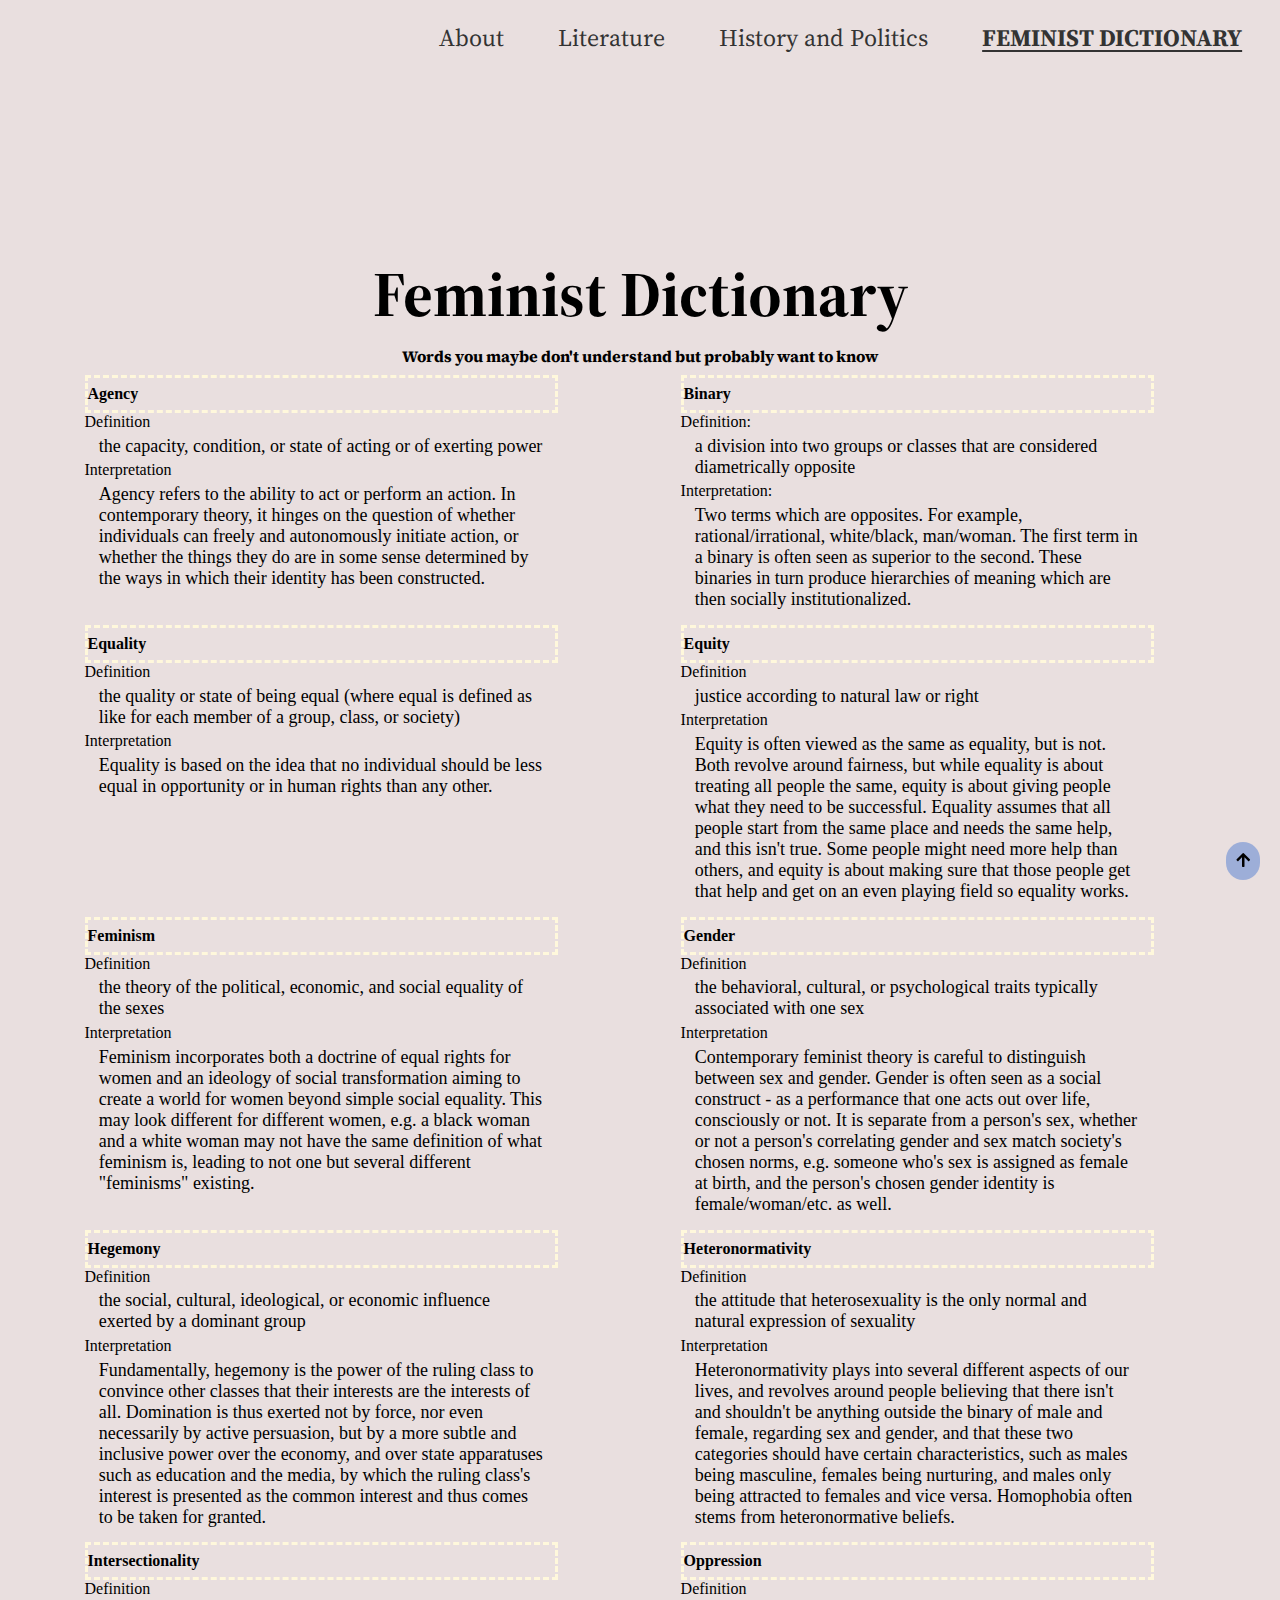
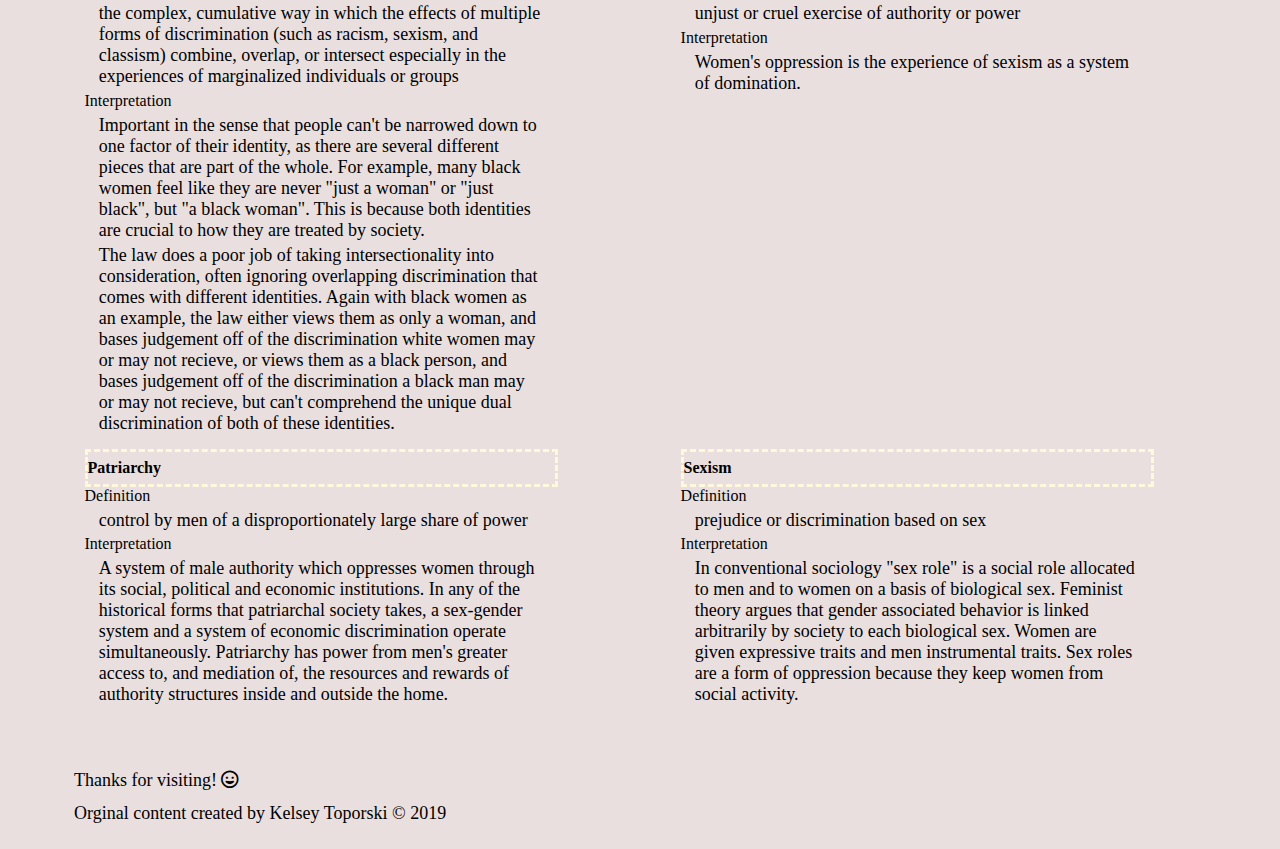
<file: femdict.html>
<!DOCTYPE html>
<html lang="en">
<head>
  <meta charset="UTF-8">

  <meta name="viewport" content="width=device-width, initial-scale=1.0">

  <!-- connects to the stylesheets -->
  <link rel="stylesheet" href="css/reset.css">
  <link rel="stylesheet" href="css/style.css">

  <!-- connect to a Google font -->  
  <link href='https://fonts.googleapis.com/css?family=Source Serif Pro' rel='stylesheet'>

  <!-- connect to a Font Aweseom font -->
  <link rel="stylesheet" href="https://cdnjs.cloudflare.com/ajax/libs/font-awesome/5.15.2/css/all.min.css">

  <!-- connect to a favicon -->



  <title>Women's Web - Dictionary</title>
</head>

<body>
  <a class="skip" href = "#main"> Skip to Main Content</a>
  <header>
    <nav>
        <ul>
          <li><a href="index.html">About</a></li>
          <li><a href="literature.html">Literature</a></li>
          <li><a href="history.html">History and Politics</a></li>
          <li><a class = "current" href="femdict.html">Feminist Dictionary</a></li>
        </ul>
    </nav>
      <!-- definitions from meriam webster -->
      <!-- interpretations from
            The Dictionary of Feminist Theory - Maggie Humm,
            Key Concepts In Post-Colonial Studies - Ashcroft, Bill, Gareth Griffiths, and Helen Tiffin,
            or myself -->
      <!-- interpretation of equity from https://everydayfeminism.com/2014/09/equality-is-not-enough/ -->

    <h1 class="title">Feminist Dictionary</h1>
    <h3 class="title">Words you maybe don't understand but probably want to know</h3>

  </header>

  <main id = "main">
  

      <!-- definitions from meriam webster -->
      <!-- interpretations from
            The Dictionary of Feminist Theory - Maggie Humm,
            Key Concepts In Post-Colonial Studies - Ashcroft, Bill, Gareth Griffiths, and Helen Tiffin,
            or myself -->
      <!-- interpretation of equity from https://everydayfeminism.com/2014/09/equality-is-not-enough/ -->

      <dl>
        <div class="grid_dic">
        <div class="d1">
        <dt>Agency</dt>
        <dd>Definition
          <p>
            the capacity, condition, or state of acting or of exerting power
          </p></dd>
        <dd>Interpretation
          <p>
            Agency refers to the ability to act or perform an action. In contemporary theory, it hinges on the question of whether individuals can freely and autonomously initiate action, or whether the things they do are in some sense determined by the ways in which their identity has been constructed.
          </p></dd>
          </div>
        
        <div class="d2">
        <dt>Binary</dt>
        <dd>Definition:
          <p>
            a division into two groups or classes that are considered diametrically opposite
          </p></dd>
        <dd>Interpretation:
          <p>
            Two terms which are opposites. For example, rational/irrational, white/black, man/woman. The first term in a binary is often seen as superior to the second. These binaries in turn produce hierarchies of meaning which are then socially institutionalized.
          </p></dd>
        </div>

        <div class="d3"> 
        <dt>Equality</dt>
        <dd>Definition
          <p>
            the quality or state of being equal (where equal is defined as like for each member of a group, class, or society)
          </p></dd>
        <dd>Interpretation
          <p>
            Equality is based on the idea that no individual should be less equal in opportunity or in human rights than any other.
          </p></dd>
        </div>
          
        <div class="d4"> 
        <dt>Equity</dt>
        <dd>Definition
          <p>
            justice according to natural law or right
          </p></dd>
        <dd>Interpretation
          <p>
            Equity is often viewed as the same as equality, but is not. Both revolve around fairness, but while equality is about treating all people the same, equity is about giving people what they need to be successful. Equality assumes that all people start from the same place and needs the same help, and this isn't true. Some people might need more help than others, and equity is about making sure that those people get that help and get on an even playing field so equality works.
          </p></dd>
          </div>
        
        <div class="d5">
        <dt>Feminism</dt>
        <dd>Definition
          <p>
            the theory of the political, economic, and social equality of the sexes
          </p></dd>
        <dd>Interpretation
          <p>
            Feminism incorporates both a doctrine of equal rights for women and an ideology of social transformation aiming to create a world for women beyond simple social equality. This may look different for different women, e.g. a black woman and a white woman may not have the same definition of what feminism is, leading to not one but several different "feminisms" existing.
          </p></dd>
        </div> 
          
        <div class="d6">
          <dt>Gender</dt>
          <dd>Definition
            <p>
              the behavioral, cultural, or psychological traits typically associated with one sex
            </p></dd>
          <dd>Interpretation
            <p>
              Contemporary feminist theory is careful to distinguish between sex and gender. Gender is often seen as a social construct - as a performance that one acts out over life, consciously or not. It is separate from a person's sex, whether or not a person's correlating gender and sex match society's chosen norms, e.g. someone who's sex is assigned as female at birth, and the person's chosen gender identity is female/woman/etc. as well.
            </p></dd>
        </div>
        
          
        <div class="d7">
          <dt>Hegemony</dt>
          <dd>Definition
            <p>
              the social, cultural, ideological, or economic influence exerted by a dominant group
            </p></dd>
          <dd>Interpretation
            <p>
              Fundamentally, hegemony is the power of the ruling class to convince other classes that their interests are the interests of all.  Domination is thus exerted not by force, nor even necessarily by active persuasion, but by a more subtle and inclusive power over the economy, and over state apparatuses such as education and the media, by which the ruling class's interest is presented as the common interest and thus comes to be taken for granted.
            </p></dd>
        </div>
       
          
        <div class="d8">
          <dt>Heteronormativity</dt>
          <dd>Definition
            <p>
              the attitude that heterosexuality is the only normal and natural expression of sexuality
            </p></dd>
          <dd>Interpretation
            <p>
              Heteronormativity plays into several different aspects of our lives, and revolves around people believing that there isn't and shouldn't be anything outside the binary of male and female, regarding sex and gender, and that these two categories should have certain characteristics, such as males being masculine, females being nurturing, and males only being attracted to females and vice versa. Homophobia often stems from heteronormative beliefs.
            </p></dd>
        </div>
        
          
        <div class="d9">
          <dt>Intersectionality</dt>
          <dd>Definition
            <p>
              the complex, cumulative way in which the effects of multiple forms of discrimination (such as racism, sexism, and classism) combine, overlap, or intersect especially in the experiences of marginalized individuals or groups
            </p></dd>
          <dd>Interpretation
            <p>
              Important in the sense that people can't be narrowed down to one factor of their identity, as there are several different pieces that are part of the whole. For example, many black women feel like they are never "just a woman" or "just black", but "a black woman". This is because both identities are crucial to how they are treated by society.
            </p>
            <p>
              The law does a poor job of taking intersectionality into consideration, often ignoring overlapping discrimination that comes with different identities. Again with black women as an example, the law either views them as only a woman, and bases judgement off of the discrimination white women may or may not recieve, or views them as a black person, and bases judgement off of the discrimination a black man may or may not recieve, but can't comprehend the unique dual discrimination of both of these identities.
            </p></dd>
        </div>
           
          
        <div class="d10">
          <dt>Oppression</dt>
          <dd>Definition
            <p>
              unjust or cruel exercise of authority or power
            </p></dd>
          <dd>Interpretation
            <p>
              Women's oppression is the experience of sexism as a system of domination.
            </p></dd>
        </div>
       
          
        <div calss="d11">
          <dt>Patriarchy</dt>
          <dd>Definition
            <p>
              control by men of a disproportionately large share of power
            </p></dd>
          <dd>Interpretation
            <p>
              A system of male authority which oppresses women through its social, political and economic institutions. In any of the historical forms that patriarchal society takes, a sex-gender system and a system of economic discrimination operate simultaneously. Patriarchy has power from men's greater access to, and mediation of, the resources and rewards of authority structures inside and outside the home.
            </p></dd>
          
        </div>
          
        <div class="d12">
          <dt>Sexism</dt>
          <dd>Definition
            <p>
              prejudice or discrimination based on sex
            </p></dd>
          <dd>Interpretation
            <p>
              In conventional sociology "sex role" is a social role allocated to men and to women on a basis of biological sex. Feminist theory argues that gender associated behavior is linked arbitrarily by society to each biological sex. Women are given expressive traits and men instrumental traits. Sex roles are a form of oppression because they keep women from social activity.
            </p></dd>
        </div>
      </dl>
    </div>

    </main>

    <footer>
      <p class="thanks">
        Thanks for visiting! <i class="far fa-grin"></i>
      </p>
      <p>Orginal content created by Kelsey Toporski &copy; 2019</p>

      <a href="#main" class="top"><i class="fas fa-arrow-up"></i></a>
    </footer>

</body>
</html>
</file>
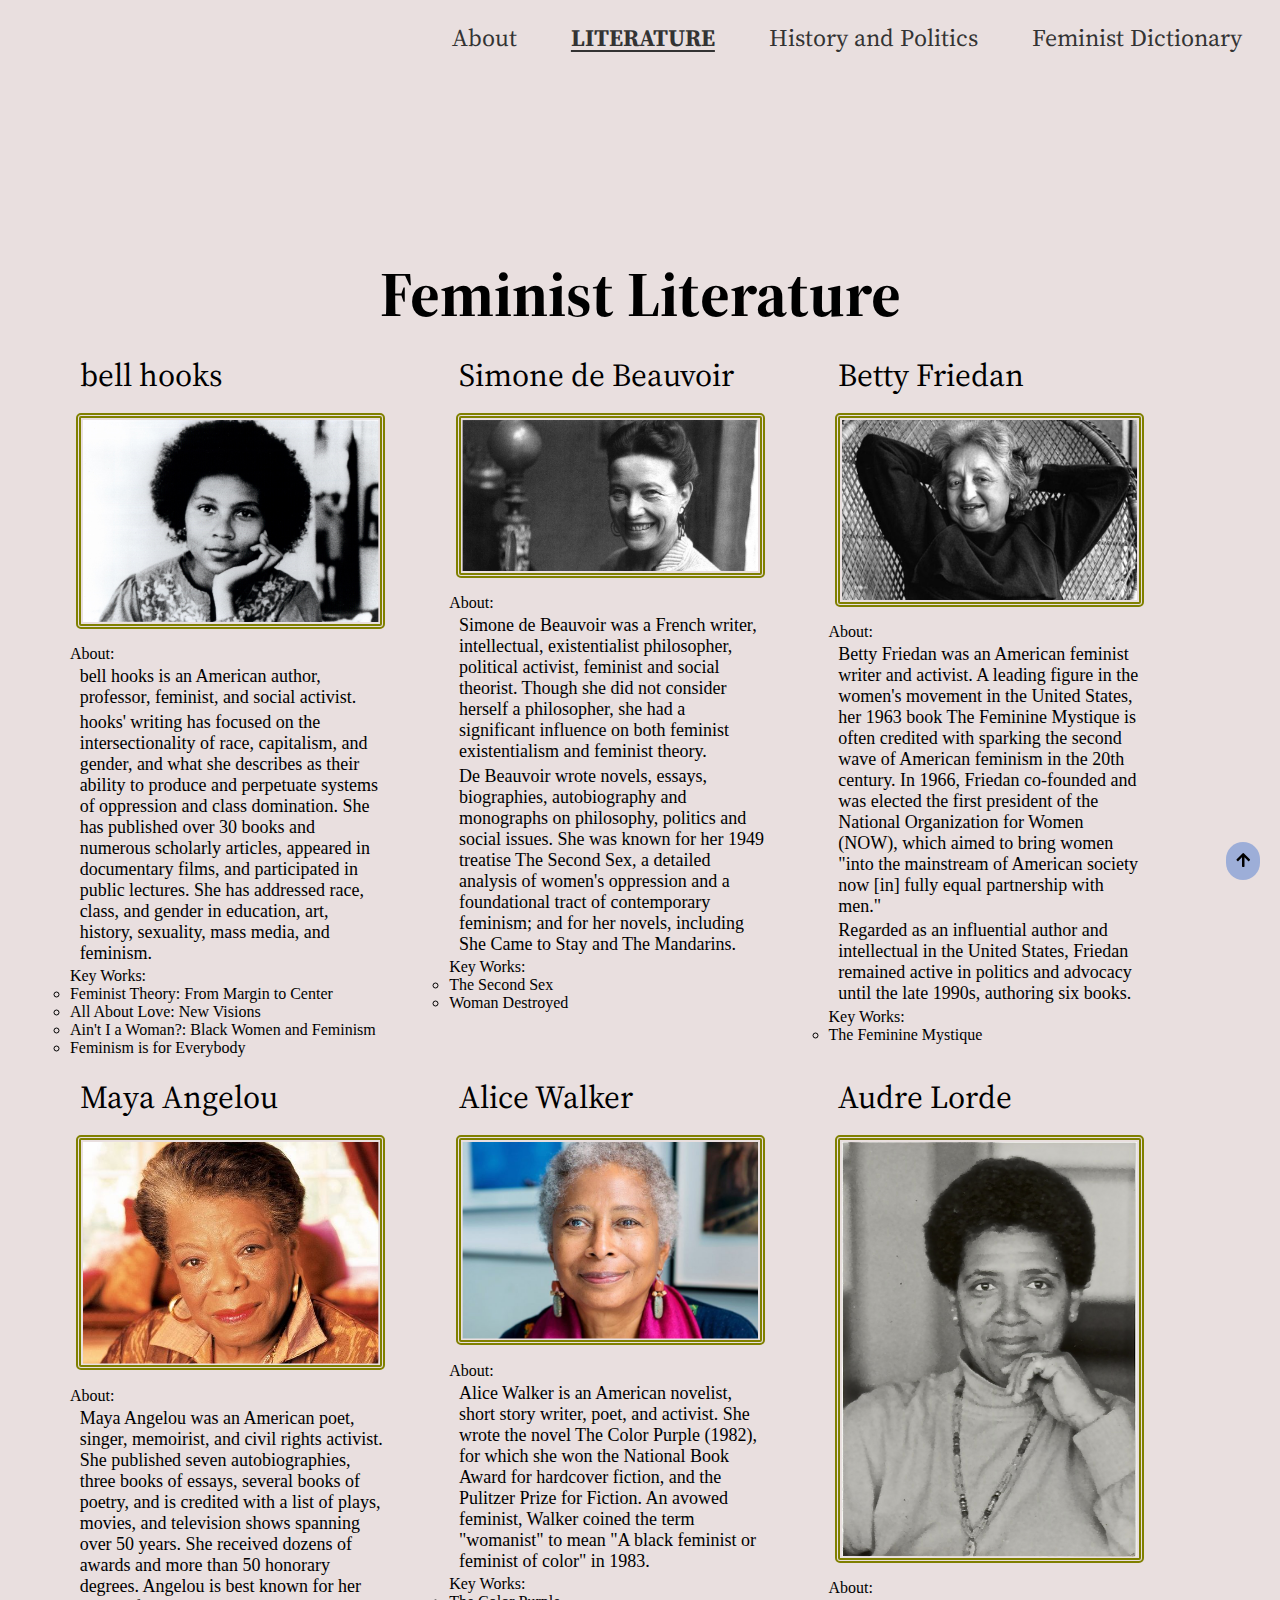
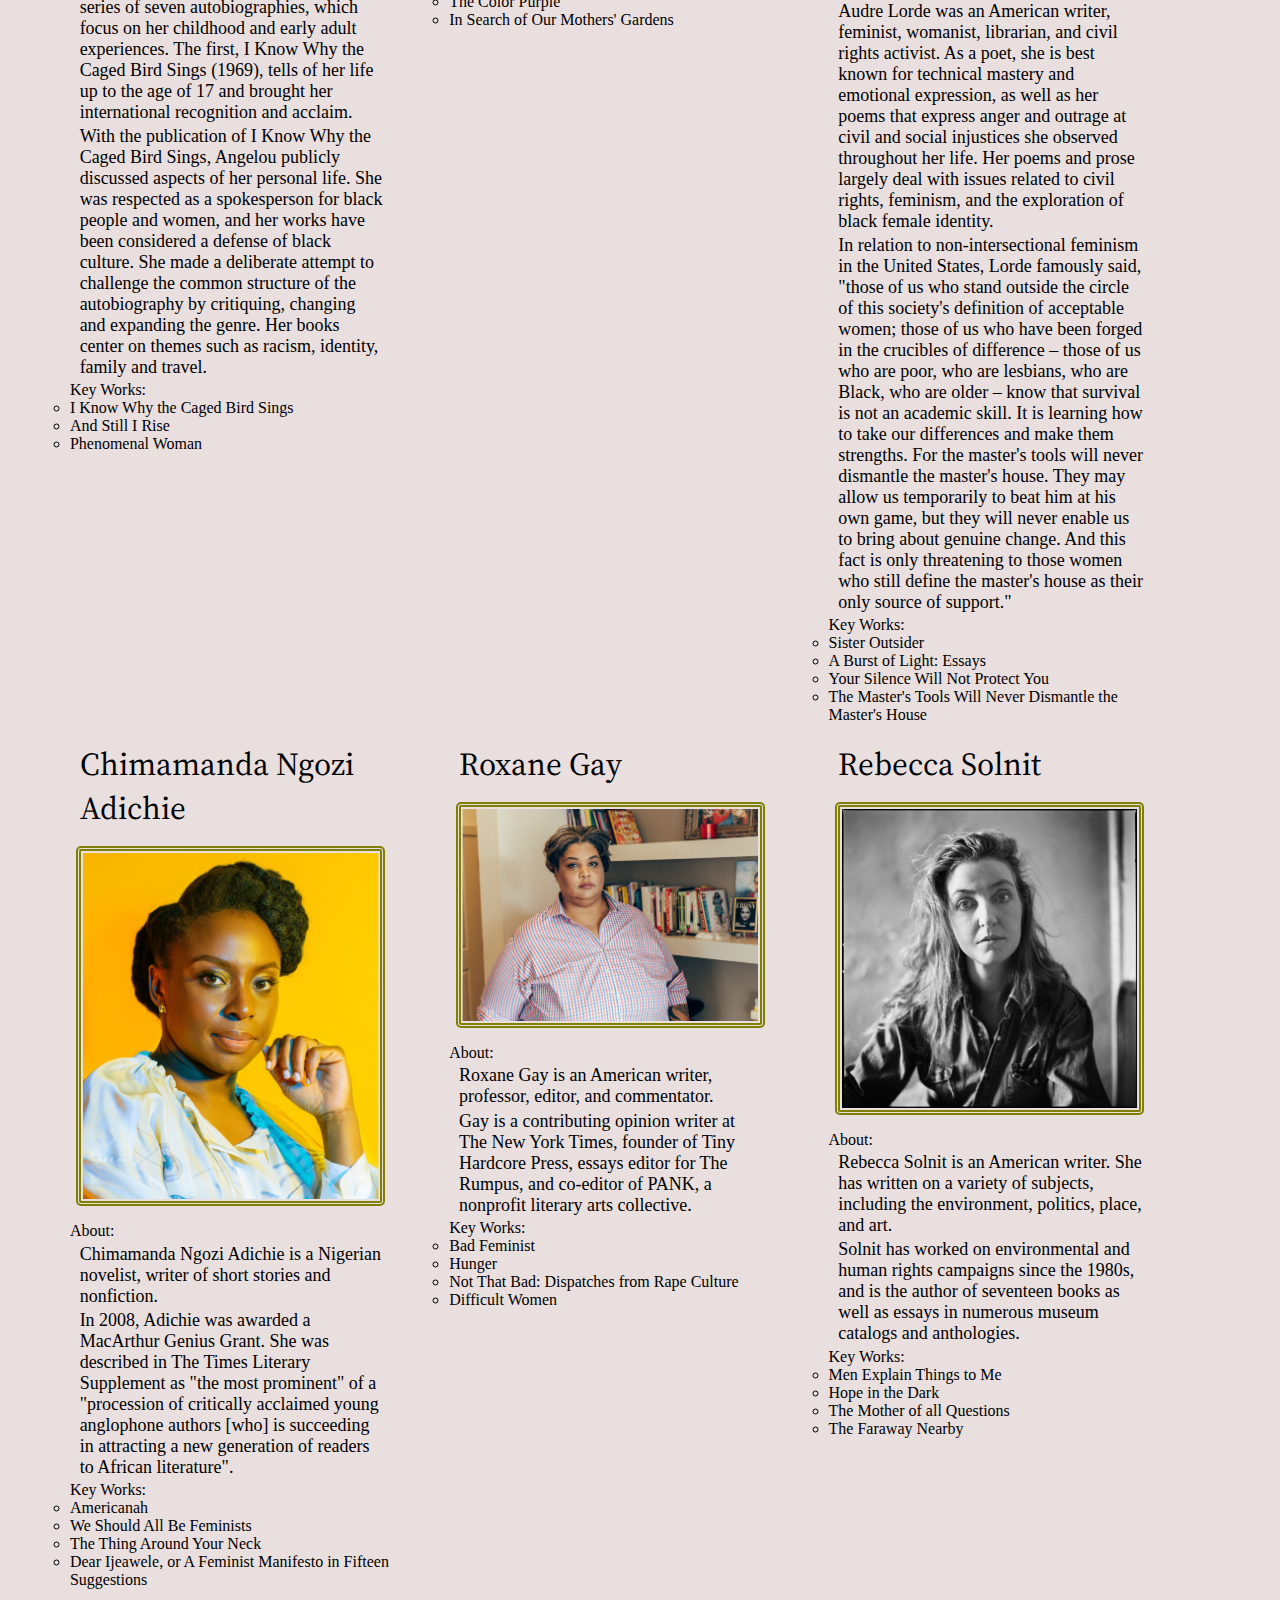
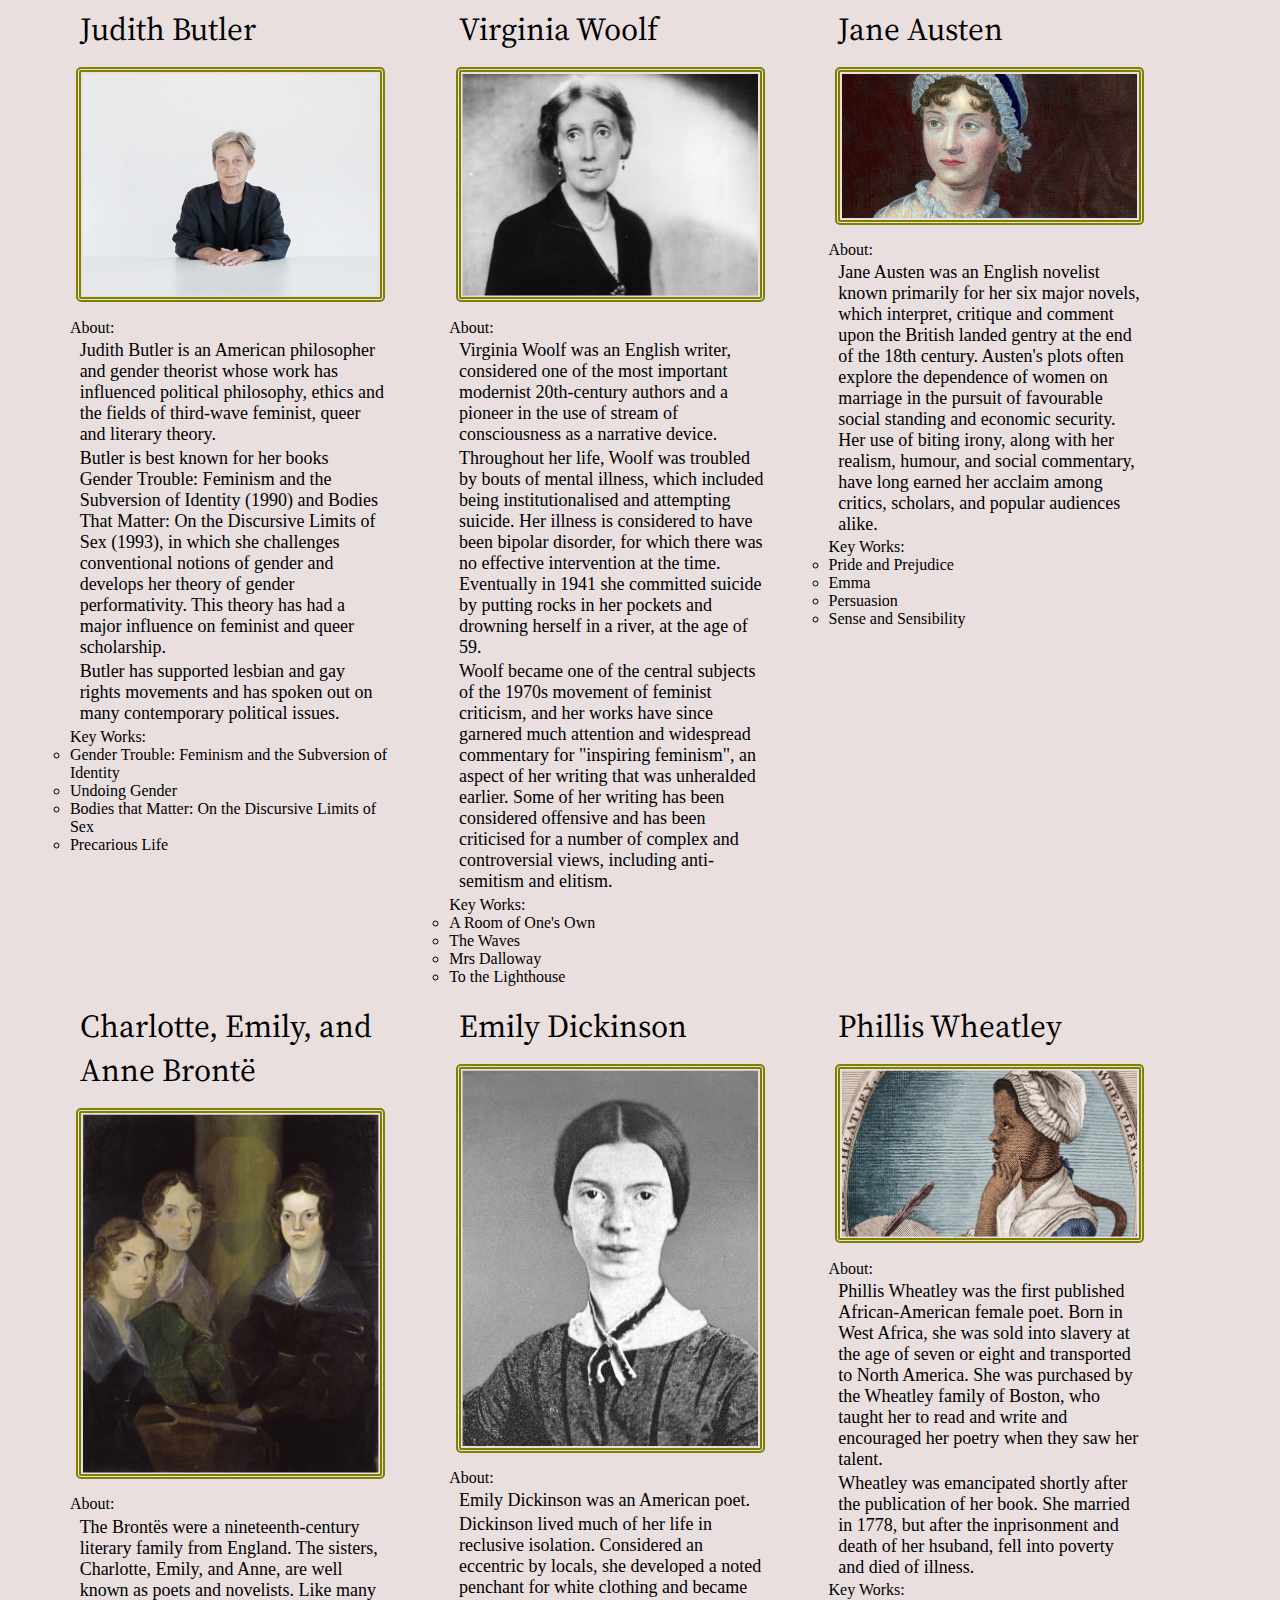
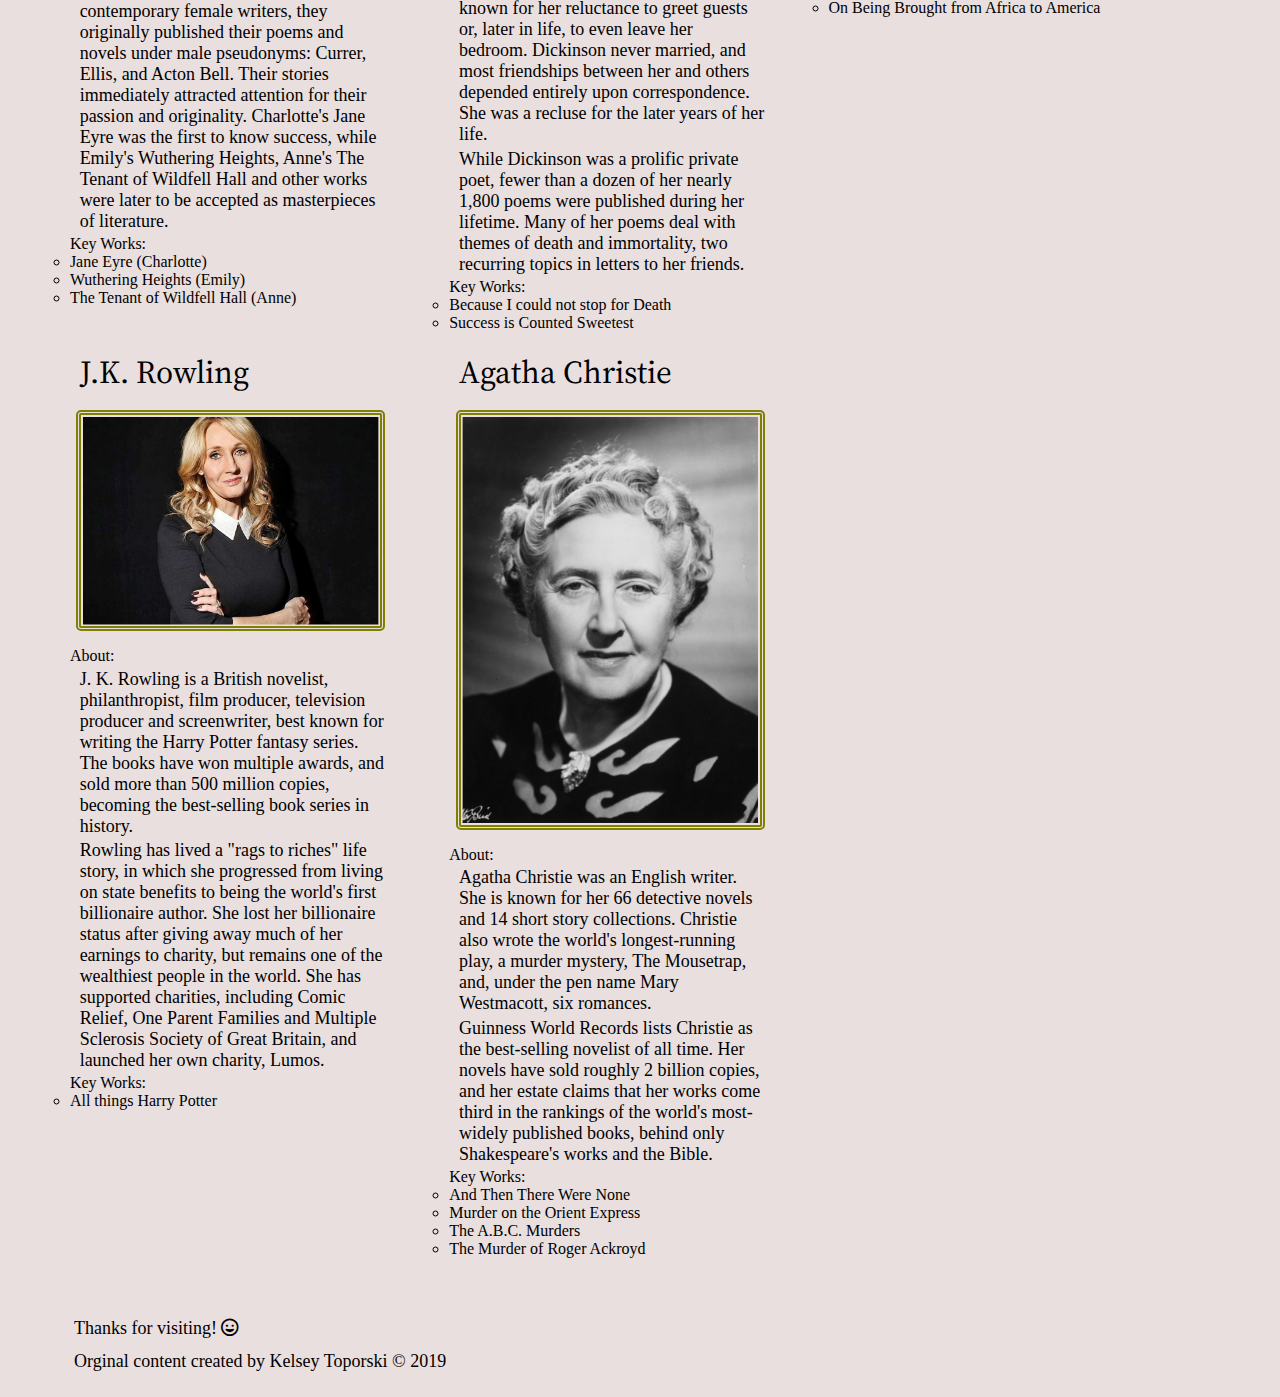
<file: literature.html>
<!DOCTYPE html>
<html lang="en">
<head>
  <meta charset="UTF-8">

  <meta name="viewport" content="width=device-width, initial-scale=1.0">

  <!-- connects to the stylesheets -->
  <link rel="stylesheet" href="css/reset.css">
  <link rel="stylesheet" href="css/style.css">

  <!-- connect to a Google font -->  
  <link href='https://fonts.googleapis.com/css?family=Source Serif Pro' rel='stylesheet'>

  <!-- connect to a Font Aweseom font -->
  <link rel="stylesheet" href="https://cdnjs.cloudflare.com/ajax/libs/font-awesome/5.15.2/css/all.min.css">

  <!-- connect to a favicon -->



  <title>Women's Web - Literature</title>
</head>

<body>
  <a class="skip" href = "#main"> Skip to Main Content</a>
  <header>
    <nav>
        <ul>
          <li><a href="index.html">About</a></li>
          <li><a class = "current" href="literature.html">Literature</a></li>
          <li><a href="history.html">History and Politics</a></li>
          <li><a href="femdict.html">Feminist Dictionary</a></li>
        </ul>
    </nav>
      <!-- definitions from meriam webster -->
      <!-- interpretations from
            The Dictionary of Feminist Theory - Maggie Humm,
            Key Concepts In Post-Colonial Studies - Ashcroft, Bill, Gareth Griffiths, and Helen Tiffin,
            or myself -->
      <!-- interpretation of equity from https://everydayfeminism.com/2014/09/equality-is-not-enough/ -->

    <h1 class="title">Feminist Literature</h1>
  </header>

  <main id = "main">

      <div class="grid">
      <div class="l1">
      <h2>bell hooks </h2>
      <img src="images/bell_hooks.jpg"  width="200" alt="Image of bell hooks">
      About:
        <p>
          bell hooks is an American author, professor, feminist, and social activist.
        </p>
        <p>
          hooks' writing has focused on the intersectionality of race, capitalism, and gender, and what she describes as their ability to produce and perpetuate systems of oppression and class domination. She has published over 30 books and numerous scholarly articles, appeared in documentary films, and participated in public lectures. She has addressed race, class, and gender in education, art, history, sexuality, mass media, and feminism.
        </p>
      Key Works:
        <ul>
          <li>Feminist Theory: From Margin to Center</li>
          <li>All About Love: New Visions</li>
          <li>Ain't I a Woman?: Black Women and Feminism</li>
          <li>Feminism is for Everybody</li>
        </ul>
      </div>

      <div class="l2">
      <h2>Simone de Beauvoir</h2>
      <img src="images/simone_db.jpg"  width="200" alt="Image of Simone de Beauvoir">
      About:
        <p>
          Simone de Beauvoir was a French writer, intellectual, existentialist philosopher, political activist, feminist and social theorist. Though she did not consider herself a philosopher, she had a significant influence on both feminist existentialism and feminist theory.
        </p>
        <p>
          De Beauvoir wrote novels, essays, biographies, autobiography and monographs on philosophy, politics and social issues. She was known for her 1949 treatise The Second Sex, a detailed analysis of women's oppression and a foundational tract of contemporary feminism; and for her novels, including She Came to Stay and The Mandarins.
        </p>
      Key Works:
        <ul>
          <li>The Second Sex</li>
          <li>Woman Destroyed</li>
        </ul>
      </div>

      <div class="l3">
      <h2>Betty Friedan</h2>
      <img src="images/betty_friedan.jpg"  width="200" alt="Image of Betty Friedan">
      About:
        <p>
          Betty Friedan was an American feminist writer and activist. A leading figure in the women's movement in the United States, her 1963 book The Feminine Mystique is often credited with sparking the second wave of American feminism in the 20th century. In 1966, Friedan co-founded and was elected the first president of the National Organization for Women (NOW), which aimed to bring women "into the mainstream of American society now [in] fully equal partnership with men."
        </p>
        <p>
          Regarded as an influential author and intellectual in the United States, Friedan remained active in politics and advocacy until the late 1990s, authoring six books.
        </p>
      Key Works:
        <ul>
          <li>The Feminine Mystique</li>
        </ul>
      </div>

      <div class="l4">
      <h2>Maya Angelou</h2>
      <img src="images/maya_angelou.jpg"  width="200" alt="Image of Maya Angelou">
      About:
        <p>
          Maya Angelou was an American poet, singer, memoirist, and civil rights activist. She published seven autobiographies, three books of essays, several books of poetry, and is credited with a list of plays, movies, and television shows spanning over 50 years. She received dozens of awards and more than 50 honorary degrees. Angelou is best known for her series of seven autobiographies, which focus on her childhood and early adult experiences. The first, I Know Why the Caged Bird Sings (1969), tells of her life up to the age of 17 and brought her international recognition and acclaim.
        </p>
        <p>
          With the publication of I Know Why the Caged Bird Sings, Angelou publicly discussed aspects of her personal life. She was respected as a spokesperson for black people and women, and her works have been considered a defense of black culture. She made a deliberate attempt to challenge the common structure of the autobiography by critiquing, changing and expanding the genre. Her books center on themes such as racism, identity, family and travel.
        </p>
      Key Works:
        <ul>
          <li>I Know Why the Caged Bird Sings</li>
          <li>And Still I Rise</li>
          <li>Phenomenal Woman</li>
        </ul>
      </div>

      <!-- <script>
        alert("HI");
        console.log("hey good lookin");
      </script> -->

      <div class="l5">
      <h2>Alice Walker</h2>
      <img src="images/alice_walker.jpg"  width="200" alt="Image of Alice Walker">
      About:
        <p>
          Alice Walker is an American novelist, short story writer, poet, and activist. She wrote the novel The Color Purple (1982), for which she won the National Book Award for hardcover fiction, and the Pulitzer Prize for Fiction. An avowed feminist, Walker coined the term "womanist" to mean "A black feminist or feminist of color" in 1983.
        </p>
      Key Works:
        <ul>
          <li>The Color Purple</li>
          <li>In Search of Our Mothers' Gardens</li>
        </ul>
      </div>

      <div class="l6">
      <h2>Audre Lorde</h2>
      <img src="images/audre_lorde.jpg"  width="200" alt="Image of Audre Lorde">
      About:
        <p>
          Audre Lorde was an American writer, feminist, womanist, librarian, and civil rights activist. As a poet, she is best known for technical mastery and emotional expression, as well as her poems that express anger and outrage at civil and social injustices she observed throughout her life. Her poems and prose largely deal with issues related to civil rights, feminism, and the exploration of black female identity.
        </p>
        <p>
          In relation to non-intersectional feminism in the United States, Lorde famously said, "those of us who stand outside the circle of this society's definition of acceptable women; those of us who have been forged in the crucibles of difference – those of us who are poor, who are lesbians, who are Black, who are older – know that survival is not an academic skill. It is learning how to take our differences and make them strengths. For the master's tools will never dismantle the master's house. They may allow us temporarily to beat him at his own game, but they will never enable us to bring about genuine change. And this fact is only threatening to those women who still define the master's house as their only source of support."
        </p>
      Key Works:
        <ul>
          <li>Sister Outsider</li>
          <li>A Burst of Light: Essays</li>
          <li>Your Silence Will Not Protect You</li>
          <li>The Master's Tools Will Never Dismantle the Master's House</li>
        </ul>
      </div>

      <div class="l7">
      <h2>Chimamanda Ngozi Adichie</h2>
      <img src="images/chimamanda.jpg"  width="200" alt="Image of Chimamanda Ngozi Adichie">
      About:
        <p>
          Chimamanda Ngozi Adichie is a Nigerian novelist, writer of short stories and nonfiction.
        </p>
        <p>
          In 2008, Adichie was awarded a MacArthur Genius Grant. She was described in The Times Literary Supplement as "the most prominent" of a "procession of critically acclaimed young anglophone authors [who] is succeeding in attracting a new generation of readers to African literature".
        </p>
      Key Works:
        <ul>
          <li>Americanah</li>
          <li>We Should All Be Feminists</li>
          <li>The Thing Around Your Neck</li>
          <li>Dear Ijeawele, or A Feminist Manifesto in Fifteen Suggestions</li>
        </ul>
      </div>

      <div class="l8">
      <h2>Roxane Gay</h2>
      <img src="images/roxane_gay.jpg"  width="200" alt="Image of Roxane Gay">
      About:
        <p>
          Roxane Gay is an American writer, professor, editor, and commentator.
        </p>
        <p>
          Gay is a contributing opinion writer at The New York Times, founder of Tiny Hardcore Press, essays editor for The Rumpus, and co-editor of PANK, a nonprofit literary arts collective.
        </p>
      Key Works:
        <ul>
          <li>Bad Feminist</li>
          <li>Hunger</li>
          <li>Not That Bad: Dispatches from Rape Culture</li>
          <li>Difficult Women</li>
        </ul>
      </div>

      <div class="l9">
      <h2>Rebecca Solnit</h2>
      <img src="images/rebecca_solnit.jpg"  width="200" alt="Image of Rebecca Solnit">
      About:
        <p>
          Rebecca Solnit is an American writer. She has written on a variety of subjects, including the environment, politics, place, and art.
        </p>
        <p>
          Solnit has worked on environmental and human rights campaigns since the 1980s, and is the author of seventeen books as well as essays in numerous museum catalogs and anthologies.
        </p>
      Key Works:
        <ul>
          <li>Men Explain Things to Me</li>
          <li>Hope in the Dark</li>
          <li>The Mother of all Questions</li>
          <li>The Faraway Nearby</li>
        </ul>
      </div>

      <div class="l10">
      <h2>Judith Butler</h2>
      <img src="images/judith_butler.jpg"  width="200" alt="Image of Judith Butler">
      About:
        <p>
          Judith Butler is an American philosopher and gender theorist whose work has influenced political philosophy, ethics and the fields of third-wave feminist, queer and literary theory.
        </p>
        <p>
          Butler is best known for her books Gender Trouble: Feminism and the Subversion of Identity (1990) and Bodies That Matter: On the Discursive Limits of Sex (1993), in which she challenges conventional notions of gender and develops her theory of gender performativity. This theory has had a major influence on feminist and queer scholarship.
        </p>
        <p>
          Butler has supported lesbian and gay rights movements and has spoken out on many contemporary political issues.
        </p>
      Key Works:
        <ul>
          <li>Gender Trouble: Feminism and the Subversion of Identity</li>
          <li>Undoing Gender</li>
          <li>Bodies that Matter: On the Discursive Limits of Sex</li>
          <li>Precarious Life</li>
        </ul>
      </div>

      <div class="l11">
      <h2>Virginia Woolf</h2>
      <img src="images/virginia_woolf.jpg"  width="200" alt="Image of Virginia Woolf">
      About:
        <p>
          Virginia Woolf was an English writer, considered one of the most important modernist 20th-century authors and a pioneer in the use of stream of consciousness as a narrative device.
        </p>
        <p>
          Throughout her life, Woolf was troubled by bouts of mental illness, which included being institutionalised and attempting suicide. Her illness is considered to have been bipolar disorder, for which there was no effective intervention at the time. Eventually in 1941 she committed suicide by putting rocks in her pockets and drowning herself in a river, at the age of 59.
        </p>
        <p>
          Woolf became one of the central subjects of the 1970s movement of feminist criticism, and her works have since garnered much attention and widespread commentary for "inspiring feminism", an aspect of her writing that was unheralded earlier. Some of her writing has been considered offensive and has been criticised for a number of complex and controversial views, including anti-semitism and elitism.
        </p>
      Key Works:
        <ul>
          <li>A Room of One's Own</li>
          <li>The Waves</li>
          <li>Mrs Dalloway</li>
          <li>To the Lighthouse</li>
        </ul>
      </div>

      <div class="l12">
      <h2>Jane Austen</h2>
      <img src="images/jane_austen.jpg"  width="200" alt="Image of Jane Austen">
      About:
        <p>
          Jane Austen was an English novelist known primarily for her six major novels, which interpret, critique and comment upon the British landed gentry at the end of the 18th century. Austen's plots often explore the dependence of women on marriage in the pursuit of favourable social standing and economic security. Her use of biting irony, along with her realism, humour, and social commentary, have long earned her acclaim among critics, scholars, and popular audiences alike.
        </p>
      Key Works:
        <ul>
          <li>Pride and Prejudice</li>
          <li>Emma</li>
          <li>Persuasion</li>
          <li>Sense and Sensibility</li>
        </ul>
      </div>

      <div class="l13">
      <h2>Charlotte, Emily, and Anne Brontë</h2>
      <img src="images/bronte_sisters.jpg"  width="200" alt="Image of Charlotte, Emily, and Anne Brontë">
      About:
        <p>
          The Brontës were a nineteenth-century literary family from England. The sisters, Charlotte, Emily, and Anne, are well known as poets and novelists. Like many contemporary female writers, they originally published their poems and novels under male pseudonyms: Currer, Ellis, and Acton Bell. Their stories immediately attracted attention for their passion and originality. Charlotte's Jane Eyre was the first to know success, while Emily's Wuthering Heights, Anne's The Tenant of Wildfell Hall and other works were later to be accepted as masterpieces of literature.
        </p>
      Key Works:
        <ul>
          <li>Jane Eyre (Charlotte)</li>
          <li>Wuthering Heights (Emily)</li>
          <li>The Tenant of Wildfell Hall (Anne)</li>
        </ul>
      </div>

      <div class="l14">
      <h2>Emily Dickinson</h2>
      <img src="images/emily_d.jpg"  width="200" alt="Image of Emily Dickinson">
      About:
        <p>
          Emily Dickinson was an American poet.
        </p>
        <p>
          Dickinson lived much of her life in reclusive isolation. Considered an eccentric by locals, she developed a noted penchant for white clothing and became known for her reluctance to greet guests or, later in life, to even leave her bedroom. Dickinson never married, and most friendships between her and others depended entirely upon correspondence. She was a recluse for the later years of her life.
        </p>
        <p>
          While Dickinson was a prolific private poet, fewer than a dozen of her nearly 1,800 poems were published during her lifetime. Many of her poems deal with themes of death and immortality, two recurring topics in letters to her friends.
        </p>
      Key Works:
        <ul>
          <li>Because I could not stop for Death</li>
          <li>Success is Counted Sweetest</li>
        </ul>
      </div>

      <div class="l15">
      <h2>Phillis Wheatley</h2>
      <img src="images/phillis_w.jpg"  width="200" alt="Image of Phillis Wheatley">
      About:
        <p>
          Phillis Wheatley was the first published African-American female poet. Born in West Africa, she was sold into slavery at the age of seven or eight and transported to North America. She was purchased by the Wheatley family of Boston, who taught her to read and write and encouraged her poetry when they saw her talent.
        </p>
        <p>
          Wheatley was emancipated shortly after the publication of her book. She married in 1778, but after the inprisonment and death of her hsuband, fell into poverty and died of illness.
        </p>
      Key Works:
        <ul>
          <li>On Being Brought from Africa to America</li>
        </ul>
      </div>

      <div class="l16">
      <h2>J.K. Rowling</h2>
      <img src="images/jk_rowling.jpg"  width="200" alt="Image of J.K. Rowling">
      About:
        <p>
          J. K. Rowling is a British novelist, philanthropist, film producer, television producer and screenwriter, best known for writing the Harry Potter fantasy series. The books have won multiple awards, and sold more than 500 million copies, becoming the best-selling book series in history.
        </p>
        <p>
          Rowling has lived a "rags to riches" life story, in which she progressed from living on state benefits to being the world's first billionaire author. She lost her billionaire status after giving away much of her earnings to charity, but remains one of the wealthiest people in the world. She has supported charities, including Comic Relief, One Parent Families and Multiple Sclerosis Society of Great Britain, and launched her own charity, Lumos.
        </p>
      Key Works:
        <ul>
          <li>All things Harry Potter</li>
        </ul>
      </div>

      <div class="l17">
      <h2>Agatha Christie</h2>
      <img src="images/agatha.jpg"  width="200" alt="Image of Agatha Christie">
      About:
        <p>
          Agatha Christie was an English writer. She is known for her 66 detective novels and 14 short story collections. Christie also wrote the world's longest-running play, a murder mystery, The Mousetrap, and, under the pen name Mary Westmacott, six romances.
        </p>
        <p>
          Guinness World Records lists Christie as the best-selling novelist of all time. Her novels have sold roughly 2 billion copies, and her estate claims that her works come third in the rankings of the world's most-widely published books, behind only Shakespeare's works and the Bible.
        </p>
      Key Works:
        <ul>
          <li>And Then There Were None</li>
          <li>Murder on the Orient Express</li>
          <li>The A.B.C. Murders</li>
          <li>The Murder of Roger Ackroyd</li>
        </ul>
      </div>
      </div>
    </main>
    <footer>
      <p class="thanks">
        Thanks for visiting! <i class="far fa-grin"> </i>
      </p>
      <p>Orginal content created by Kelsey Toporski &copy; 2019</p>
      <a href="#main" class="top"><i class="fas fa-arrow-up"></i></a>

    </footer>
  </body>
</html>
</file>
<file: css/style.css>
body{
	padding: 1%;
	background-color: rgb(233, 223, 223);
	font-size: 100%;
}

header, nav{
    font-family: 'Source Serif Pro', Times, serif;
    font-weight: bold;
}

header{
    background: url("https://pbs.twimg.com/media/FqfatpRWYAAKNFs?format=jpg&name=4096x4096");
    background-position-x: 10%;
    background-size: 100%;
    background-repeat: no-repeat;

}
nav ul li{
    display: flex;
    justify-content: flex-end;

    margin: 0px 1% 0px 1%;
    padding: 0px 1% 0px 1%;
    font-size: 16px;
    margin: 10px 0;
}


nav ul{
    text-align: right;
    flex-direction: column;

}
nav{
    margin-bottom: 5%;
}
nav a{
    text-decoration: none;
}

a{
    color: black;
}

a.skip{
    background: white;
    padding: 6px;
    -webkit-transition: top 1s ease-out;
    transition: left 1s ease-out;
    z-index: 1;
    /* Requirement 1 code here -- Do not remove this comment. */
    position:absolute;
    left:-400px;
    top:-200px;
  }

a:visited{
    color: black;
}

nav a {
    position:relative;
    color: #333;
    text-decoration: none;
  }
  
  nav a:after {
    content: '';
    position: absolute;
    left: 0;
    bottom: 0;
    width: 100%;
    height: 2px;
    background-color: rgb(172, 35, 193);
    transform: scaleX(0);
    transform-origin: 0% 50%;
    transition: transform 0.3s ease;
  }
  
  nav a:hover:after {
    transform: scaleX(1);
  }

nav a.current{
    text-decoration: underline;
    text-underline-offset: 4px;
    text-transform:uppercase;
    font-weight: bolder;
}
  
.container{
    display: flex;
    flex-direction: column;
}

h1{
    font-family: 'Source Serif Pro', Times, serif;
    font-size: 32px;
    font-weight: bold;
    text-align: center;
}
h2{
    font-family: 'Source Serif Pro', Times, serif;
    font-size: 22px;
    font-weight: normal;
    margin: 8px 3% 8px 3%;
}
h3{
    font-family: 'Source Serif Pro', Times, serif;
    font-weight: bold;
    text-align: center;
    margin: 8px 3% 8px 3%;

}
p{
    font-family: 'Times New Roman', Times, serif;
    font-size: 14px;
    margin: 1% 3% 1% 3%;
}
.index_list{
    display: flex;
    border: #FDFCD7;
}
#lit{
    border: #FDFCD7;
}
.disclaim{
    margin-top: 5%;
}
.top{
    text-decoration: none;
    position: fixed;
    bottom: 20px;
    right:20px;
    background-color:rgba(75, 122, 210, 0.477);
    color:black;
    padding:10px;
    border-radius: 20px;
}
.thanks{
    margin-top: 5%;
}
img{
    border: double 5px olive;
    display: block;
    margin: 5% 2% 5% 2%;
    padding: 0.5%;
    width:95%;
    border-radius: 5px;
}

img:hover{
    border: groove 5px rgb(117, 117, 168);
}

.homeimg{
    animation: fade-in 1s ease-out forwards;
}
@keyframes fade-in {
    from {
      opacity:0;
    }
    to {
      opacity:1;
    }
  }

ul{
    list-style-type: circle;
}

dt{
    font-size: medium;
    font-weight: bold;
    line-height: 2;
}
main{
    margin: 0px 2% 0px 2%;
}

footer{
    margin:0px 2% 0px 2%;

}
.grid{
    margin-left: 32px;
    display: grid;
    width: 90%;
    align-content: center;
    justify-content: space-between;
    border-radius: 20px;
    grid-template-columns:90%;
    grid-gap: 10px;
}
.grid_dic{
    margin-left: 32px;
    display: grid;
    width: 90%;
    align-content: center;
    justify-content: space-between;
    border-radius: 20px;
    grid-template-columns:90%;
    grid-gap: 10px;

}


@media screen and (min-width: 780px){

	body{
		background-color: rgb(233, 223, 223);
	}
    .title{
        text-align:right;
        margin-right: 0;
    }
    .grid{
        grid-template-columns: 45% 45%;
    }
    .index_list{
        margin-top: 3%;
        margin-left: 3%;
        flex-shrink: 1;
        width:90%;
    }
    .lit,.his,.dic{
        border: 3px dashed cornsilk;

    }

    .grid_dic{
        grid-template-columns: 45% 45%;
    }
    dt{
        border: 3px dashed cornsilk;
        margin-left: 3%;
    }
    dd{
        margin-left: 3%;
    }
    .flip-card {
        width: 50%;
        height:200px;
        border:2px solid cornsilk;
        border-radius: 5px;
        perspective: 1000px;
        position: relative;
        transition: transform 0.6s;
        transform-style: preserve-3d;

      }
      
      .flip-card-front, .flip-card-back {
        position: absolute;
        width: 100%;
        height: 100%;
        backface-visibility: hidden;
        z-index: 1;
      }
      
      .flip-card-back {
        margin-top: 3%;
        transform: rotateY(180deg);
        z-index: -1;
      }
      
      .flip-card.flipped {
        transform: rotateY(180deg);
      }
}

@media screen and (min-width:1024px) {


    header, nav{
        font-family: 'Source Serif Pro', Times, serif;
        font-weight: bold;
    }
    nav{
        margin-bottom: 15%;
    }
    header{
        background: url("https://pbs.twimg.com/media/FqfatpRWYAAKNFs?format=jpg&name=4096x4096");
        background-position-x: 30%;
        background-size: 80%;
        background-repeat: no-repeat;
    
    }
    nav ul li{
        display: inline-block;
        margin: 0px 1% 0px 1%;
        padding: 8px 1% 8px 1%;
        font-size: 24px;
    
    }
    nav ul{
        text-align: right;
    }
    
    nav a{
        text-decoration: none;
    }
    
    a{
        color: black;
    }
    
    a:visited{
        color: black;
    }
    
    nav a.current{
        text-decoration: underline;
        text-underline-offset: 4px;
        text-transform:uppercase;
        font-weight: bolder;
    }
      
    h1{
        font-family: 'Times New Roman', Times, serif;
        font-size: 64px;
        font-weight: bold;
        text-align: center;
    }
    h2{
        font-size: 32px;
        font-weight: normal;
    }
    h3{
        font-weight: bold;
        text-align: center;
    
    }
    p{
        font-family: 'Times New Roman', Times, serif;
        font-size: 18px;
    
    }
    img{
        border: double 5px olive;
        width: 95%;
        display: block;
        margin: 5% 2% 5% 2%;
        padding: 0.5%;
        border-radius: 5px;
    }
    img:hover{
        border: groove 5px rgb(117, 117, 168);
    }
    
    nav ul {
        flex-direction: column;
        align-items: center;
      }
      
      nav a {
        margin: 10px 0;
      }
      
      nav a {
        position:relative;
        color: #333;
        text-decoration: none;
      }
      
      nav a:after {
        content: '';
        position: absolute;
        left: 0;
        bottom: 0;
        width: 100%;
        height: 2px;
        background-color: rgb(172, 35, 193); 
        transform: scaleX(0);
        transform-origin: 0% 50%;
        transition: transform 0.3s ease;
      }
      
      nav a:hover:after {
        transform: scaleX(1);
      }
      .homeimg{
        transition-property: border, border-radius;
        transition-duration: .5s;
        transition-timing-function: linear;
        transition-delay: .5s;
    }
    .homeimg:hover{
        border-radius:100px;
        border:groove 5px rgb(117, 117, 168)
    }
    
    nav a.current{
        text-decoration: underline;
        text-underline-offset: 4px;
        text-transform:uppercase;
        font-weight: bolder;
    }
    
    ul{
        list-style-type: circle;
    }
    
    dt{
        font-size: medium;
        font-weight: bold;
        line-height: 2;
    }
    main{
        margin: 0px 2% 0px 2%;
    }
    
    footer{
        margin:0px 2% 0px 2%;
    
    }
    .grid{
        margin-left: 32px;
        display: grid;
        width: 90%;
        align-content: center;
        justify-content: space-between;
        border-radius: 20px;
        grid-template-columns:90%;
        grid-gap: 10px;
    }
    
    body{
        background-color: rgb(233, 223, 223);
    }
    .grid{
        grid-template-columns: 30% 30% 30%;
    }

    .title{
        font-family: 'Source Serif Pro', Times, serif;
        font-weight: bold;
        text-align: center;
        margin: 8px 3% 8px 3%;
    
    }
    .flip-card {
        width: 50%;
        height:200px;
        border:2px solid cornsilk;
        border-radius: 5px;
        perspective: 1000px;
        position: relative;
        transition: transform 0.6s;
        transform-style: preserve-3d;

      }
      
      .flip-card-front, .flip-card-back {
        position: absolute;
        width: 100%;
        height: 100%;
        backface-visibility: hidden;
        z-index: 1;
      }
      
      .flip-card-back {
        margin-top: 3%;
        transform: rotateY(180deg);
        z-index: -1;
      }
      
      .flip-card:hover {
        transform: rotateY(180deg);
      }
}

@media screen and (prefers-reduced-motion: reduce){
    /*Turn off scroll*/
    html{
      scroll-behavior: auto; /* Removes scroll animation */
    }
  
    /*Turn off transition*/
    a.skip {
      -webkit-transition: initial; /* sets to default setting */
      transition: initial; /* sets to default setting */
    }
  
    /*Turn off parallax*/
    .intro{
      background-attachment: initial;
    }
  }
</file>
